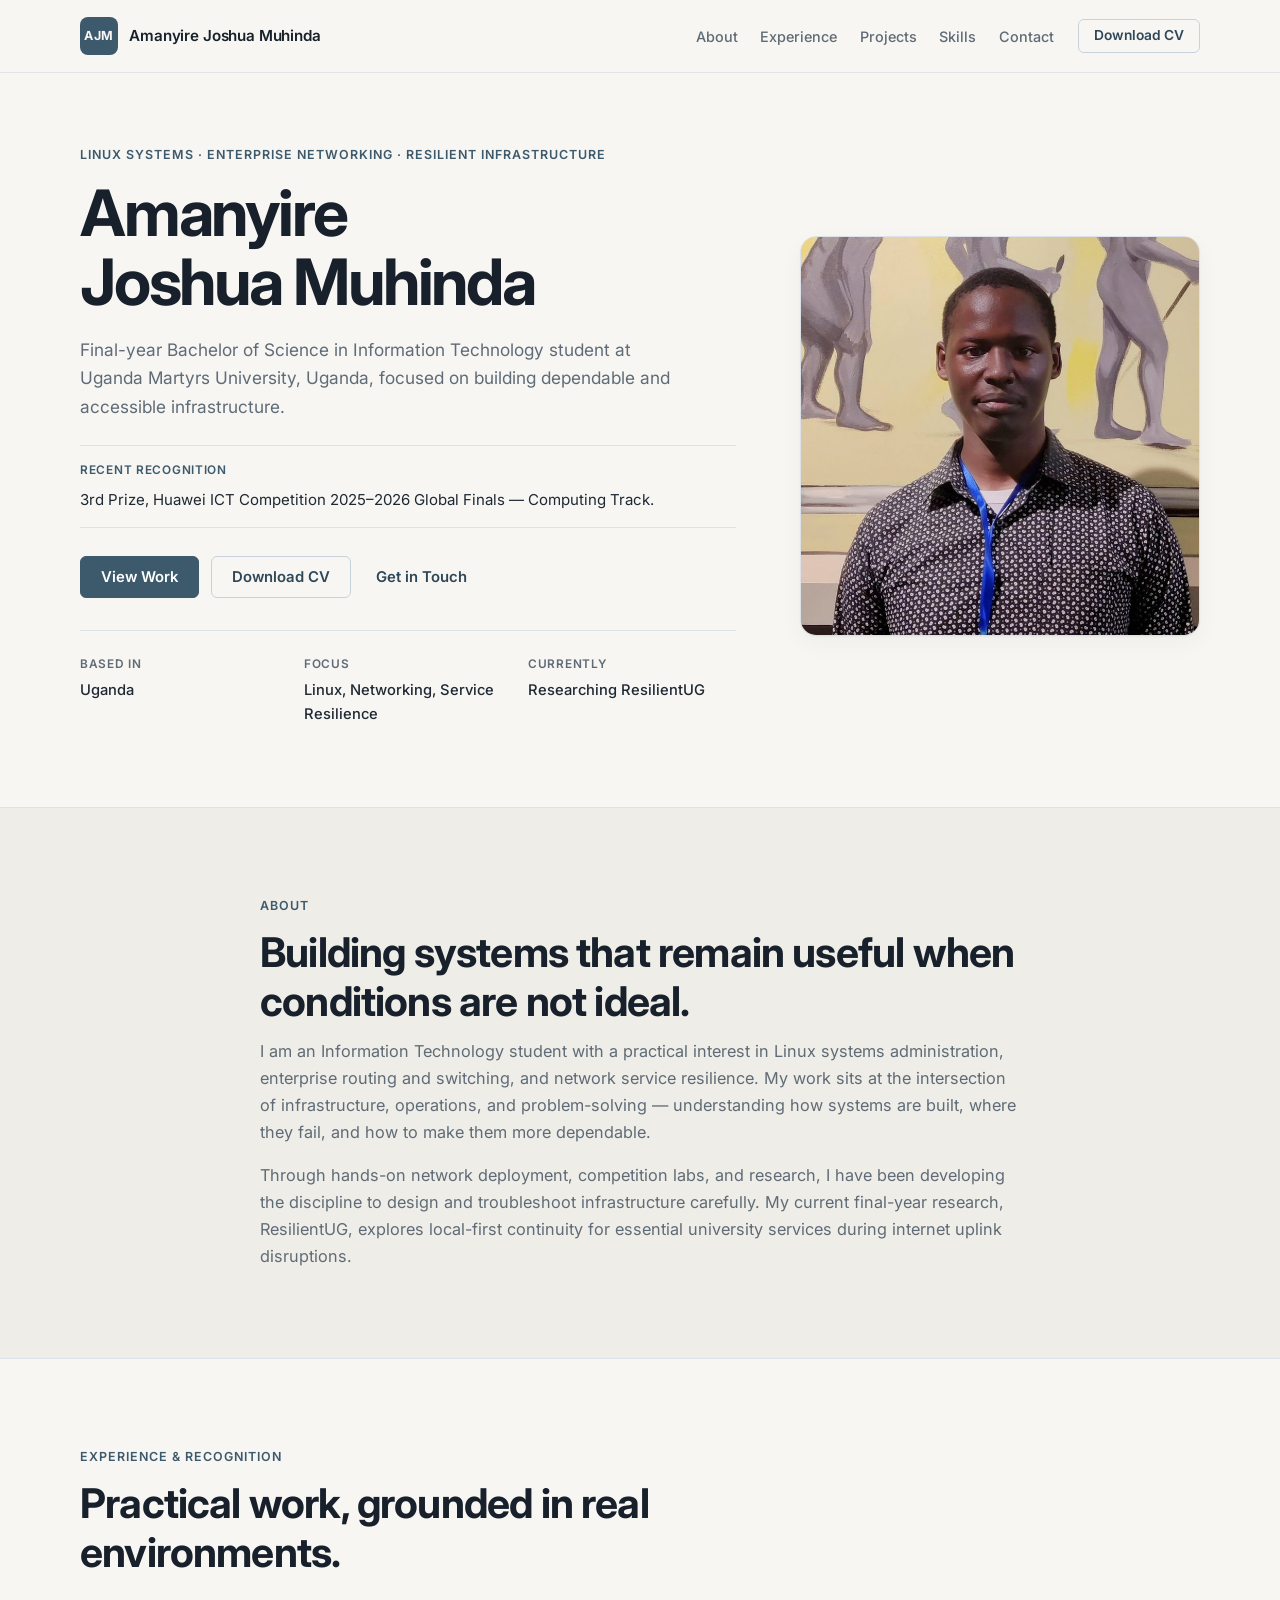
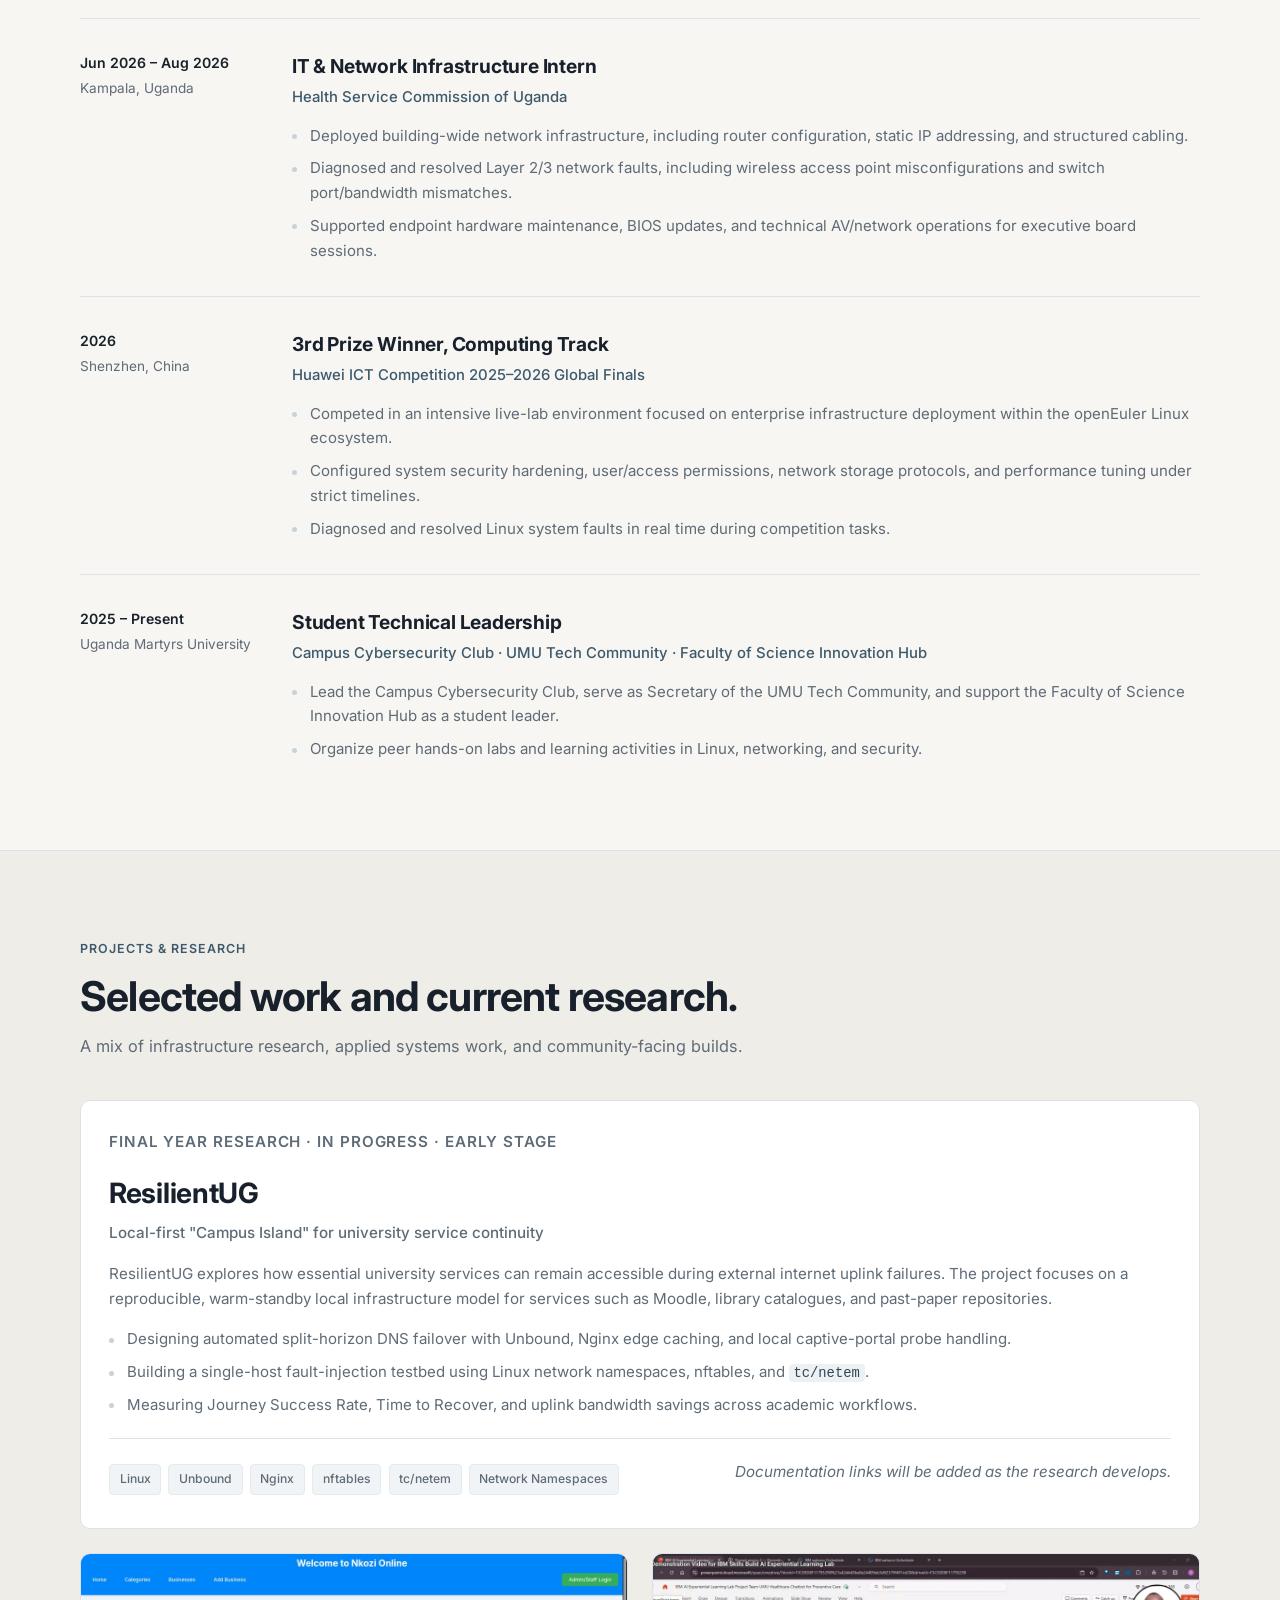
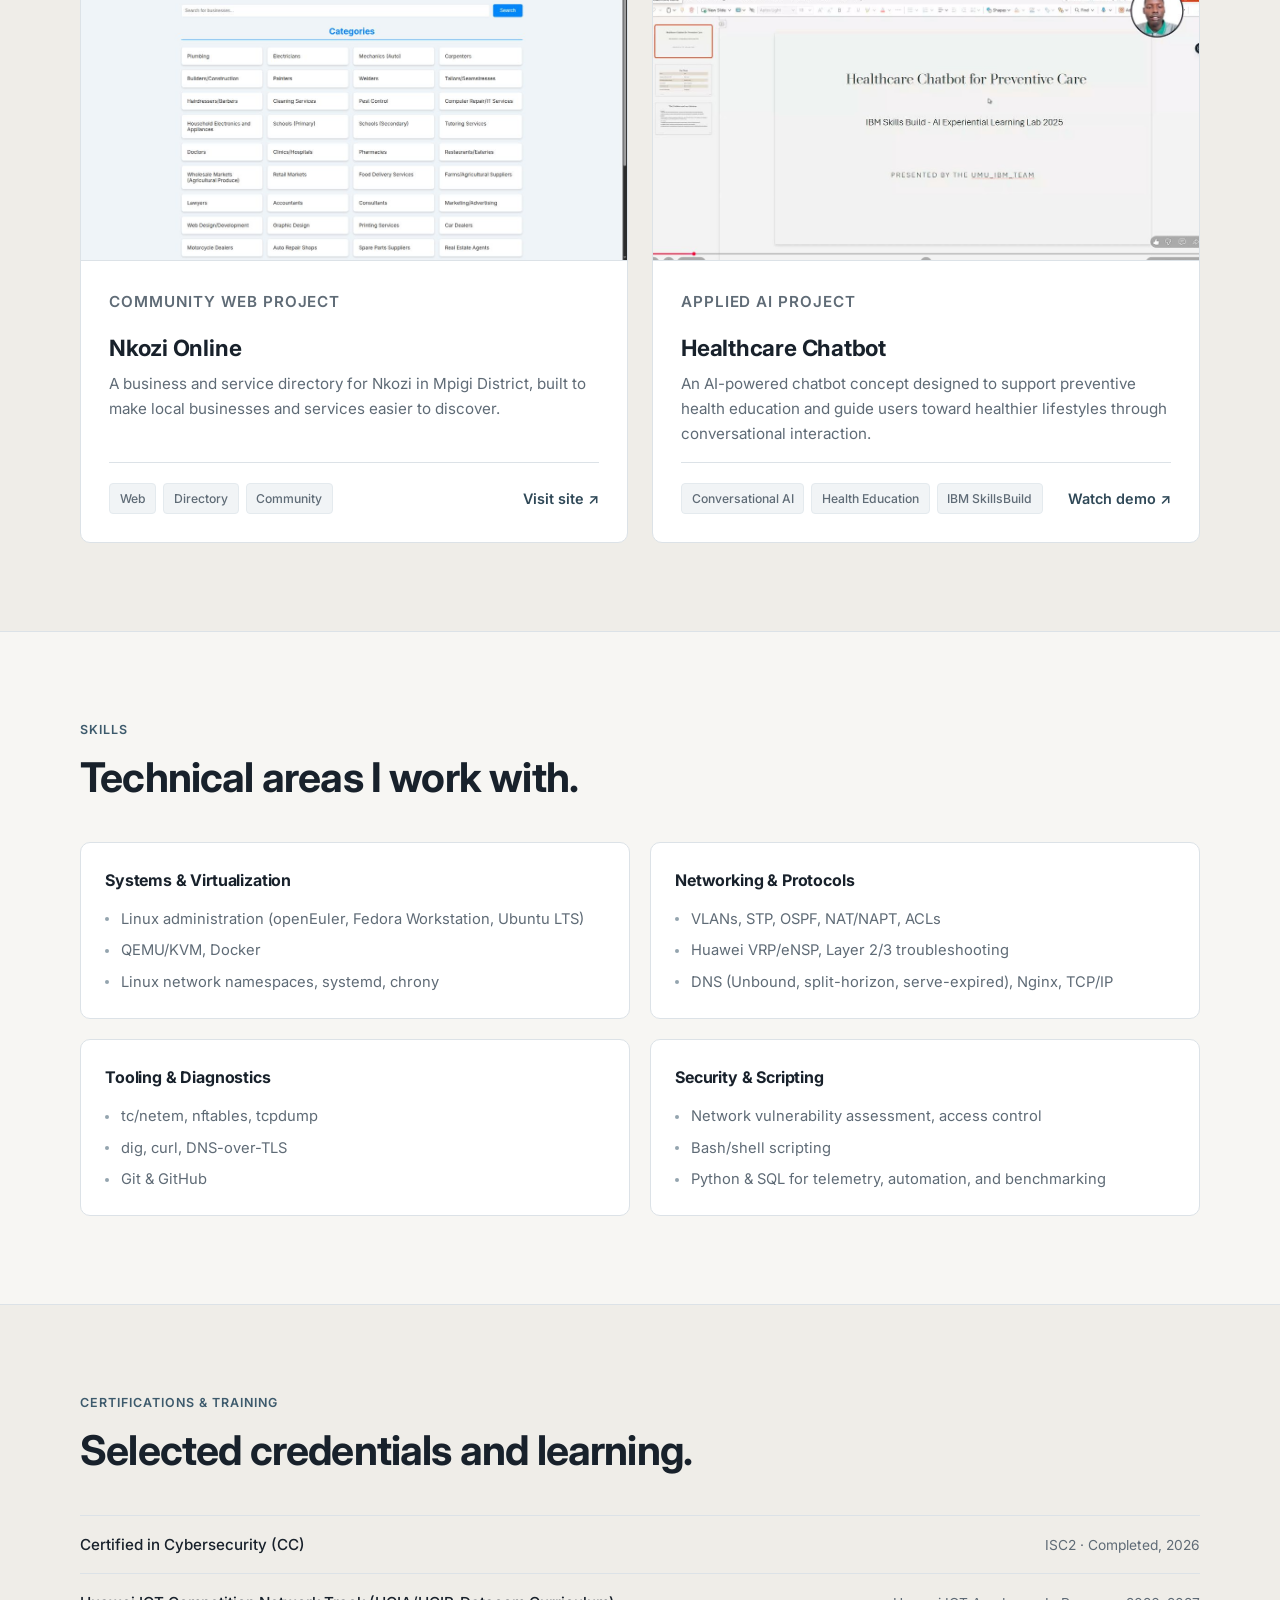
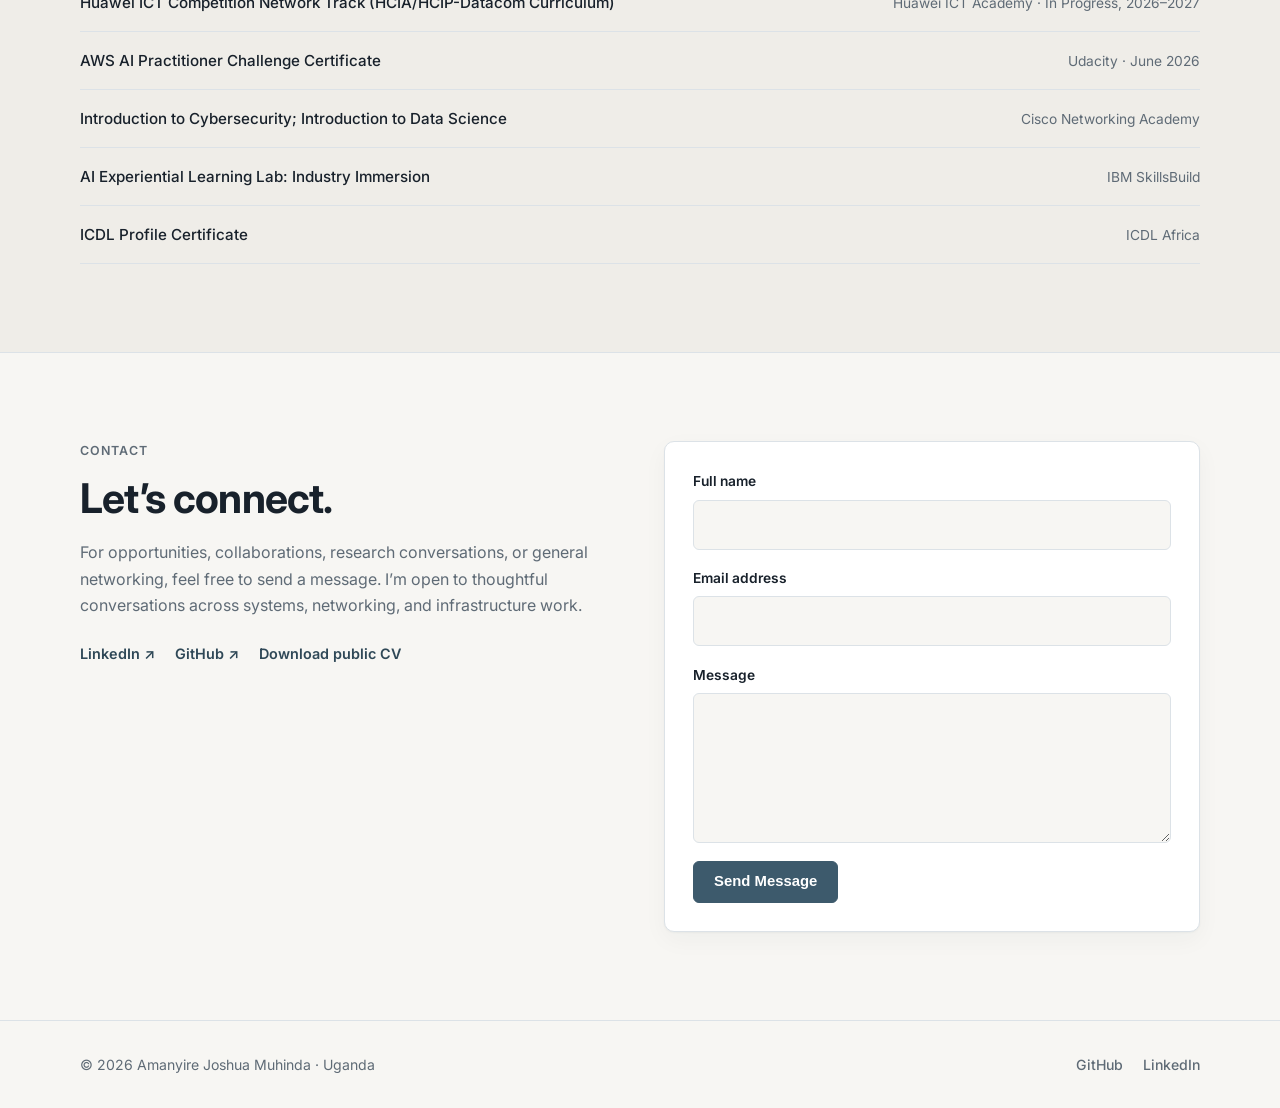
<file: index.html>
<!DOCTYPE html>
<html lang="en">
<head>
  <meta charset="UTF-8">
  <meta name="viewport" content="width=device-width, initial-scale=1.0">
  <title>Amanyire Joshua Muhinda | Linux Systems &amp; Network Infrastructure</title>
  <meta name="google-site-verification" content="fHMG-ImtBBan3HzQUDSGaI3xEJ3oVDoEO8mxHBQ16kw" />
  <meta name="description" content="Amanyire Joshua Muhinda is a final-year Information Technology student in Uganda focused on Linux systems administration, enterprise networking, and resilient infrastructure.">
  <meta name="theme-color" content="#F7F6F3">
  <meta property="og:title" content="Amanyire Joshua Muhinda | Linux Systems &amp; Network Infrastructure">
  <meta property="og:description" content="Final-year IT student in Uganda focused on Linux systems, enterprise networking, and resilient infrastructure.">
  <meta property="og:type" content="website">
  <meta property="og:url" content="https://amanyirejoshua.github.io/portfolio-website/">
  <meta property="og:image" content="https://amanyirejoshua.github.io/portfolio-website/assets/profile.jpg">
  <meta name="twitter:card" content="summary">
  <meta name="twitter:title" content="Amanyire Joshua Muhinda | Linux Systems &amp; Network Infrastructure">
  <meta name="twitter:description" content="Final-year IT student in Uganda focused on Linux systems, enterprise networking, and resilient infrastructure.">
  <link rel="icon" href="assets/favicon.svg" type="image/svg+xml">
  <link rel="preconnect" href="https://fonts.googleapis.com">
  <link rel="preconnect" href="https://fonts.gstatic.com" crossorigin>
  <link href="https://fonts.googleapis.com/css2?family=Inter:wght@400;500;600;700&display=swap" rel="stylesheet">
  <link rel="stylesheet" href="styles.css">
</head>
<body>
  <a class="skip-link" href="#main">Skip to content</a>

  <header class="site-header">
    <nav class="nav container" aria-label="Primary">
      <a class="brand" href="#home" aria-label="Amanyire Joshua Muhinda home">
        <span class="brand-mark" aria-hidden="true">AJM</span>
        <span class="brand-name">Amanyire Joshua Muhinda</span>
      </a>
      <button class="nav-toggle" type="button" aria-expanded="false" aria-controls="nav-menu" aria-label="Open navigation menu">
        <span></span><span></span><span></span>
      </button>
      <div class="nav-menu" id="nav-menu">
        <ul class="nav-links">
          <li><a href="#about">About</a></li>
          <li><a href="#experience">Experience</a></li>
          <li><a href="#projects">Projects</a></li>
          <li><a href="#skills">Skills</a></li>
          <li><a href="#contact">Contact</a></li>
        </ul>
        <a class="btn btn-small btn-secondary" href="assets/Amanyire_Joshua_Muhinda_CV.pdf" download>Download CV</a>
      </div>
    </nav>
  </header>

  <main id="main">
    <section id="home" class="hero section">
      <div class="container hero-grid">
        <div class="hero-copy">
          <p class="eyebrow">Linux Systems · Enterprise Networking · Resilient Infrastructure</p>
          <h1>Amanyire Joshua Muhinda</h1>
          <p class="hero-lead">Final-year Bachelor of Science in Information Technology student at Uganda Martyrs University, Uganda, focused on building dependable and accessible infrastructure.</p>
          <p class="hero-proof">
            <span class="proof-label">Recent recognition</span>
            3rd Prize, Huawei ICT Competition 2025–2026 Global Finals &mdash; Computing Track.
          </p>
          <div class="hero-actions">
            <a class="btn" href="#projects">View Work</a>
            <a class="btn btn-secondary" href="assets/Amanyire_Joshua_Muhinda_CV.pdf" download>Download CV</a>
            <a class="btn btn-ghost" href="#contact">Get in Touch</a>
          </div>
          <ul class="hero-meta" aria-label="Quick details">
            <li><span class="meta-label">Based in</span><span>Uganda</span></li>
            <li><span class="meta-label">Focus</span><span>Linux, Networking, Service Resilience</span></li>
            <li><span class="meta-label">Currently</span><span>Researching ResilientUG</span></li>
          </ul>
        </div>
        <div class="hero-portrait">
          <img src="assets/profile.jpg" alt="Portrait of Amanyire Joshua Muhinda" width="800" height="771" fetchpriority="high">
        </div>
      </div>
    </section>

    <section id="about" class="section section-alt">
      <div class="container narrow">
        <p class="eyebrow">About</p>
        <h2>Building systems that remain useful when conditions are not ideal.</h2>
        <div class="prose">
          <p>I am an Information Technology student with a practical interest in Linux systems administration, enterprise routing and switching, and network service resilience. My work sits at the intersection of infrastructure, operations, and problem-solving &mdash; understanding how systems are built, where they fail, and how to make them more dependable.</p>
          <p>Through hands-on network deployment, competition labs, and research, I have been developing the discipline to design and troubleshoot infrastructure carefully. My current final-year research, ResilientUG, explores local-first continuity for essential university services during internet uplink disruptions.</p>
        </div>
      </div>
    </section>

    <section id="experience" class="section">
      <div class="container">
        <div class="section-heading">
          <p class="eyebrow">Experience &amp; Recognition</p>
          <h2>Practical work, grounded in real environments.</h2>
        </div>
        <div class="timeline">
          <article class="timeline-item">
            <div class="timeline-meta">
              <p class="timeline-date">Jun 2026 – Aug 2026</p>
              <p class="timeline-place">Kampala, Uganda</p>
            </div>
            <div class="timeline-body">
              <h3>IT &amp; Network Infrastructure Intern</h3>
              <p class="timeline-org">Health Service Commission of Uganda</p>
              <ul>
                <li>Deployed building-wide network infrastructure, including router configuration, static IP addressing, and structured cabling.</li>
                <li>Diagnosed and resolved Layer 2/3 network faults, including wireless access point misconfigurations and switch port/bandwidth mismatches.</li>
                <li>Supported endpoint hardware maintenance, BIOS updates, and technical AV/network operations for executive board sessions.</li>
              </ul>
            </div>
          </article>

          <article class="timeline-item">
            <div class="timeline-meta">
              <p class="timeline-date">2026</p>
              <p class="timeline-place">Shenzhen, China</p>
            </div>
            <div class="timeline-body">
              <h3>3rd Prize Winner, Computing Track</h3>
              <p class="timeline-org">Huawei ICT Competition 2025–2026 Global Finals</p>
              <ul>
                <li>Competed in an intensive live-lab environment focused on enterprise infrastructure deployment within the openEuler Linux ecosystem.</li>
                <li>Configured system security hardening, user/access permissions, network storage protocols, and performance tuning under strict timelines.</li>
                <li>Diagnosed and resolved Linux system faults in real time during competition tasks.</li>
              </ul>
            </div>
          </article>

          <article class="timeline-item">
            <div class="timeline-meta">
              <p class="timeline-date">2025 – Present</p>
              <p class="timeline-place">Uganda Martyrs University</p>
            </div>
            <div class="timeline-body">
              <h3>Student Technical Leadership</h3>
              <p class="timeline-org">Campus Cybersecurity Club · UMU Tech Community · Faculty of Science Innovation Hub</p>
              <ul>
                <li>Lead the Campus Cybersecurity Club, serve as Secretary of the UMU Tech Community, and support the Faculty of Science Innovation Hub as a student leader.</li>
                <li>Organize peer hands-on labs and learning activities in Linux, networking, and security.</li>
              </ul>
            </div>
          </article>
        </div>
      </div>
    </section>

    <section id="projects" class="section section-alt">
      <div class="container">
        <div class="section-heading">
          <p class="eyebrow">Projects &amp; Research</p>
          <h2>Selected work and current research.</h2>
          <p class="section-lead">A mix of infrastructure research, applied systems work, and community-facing builds.</p>
        </div>

        <div class="project-grid">
          <article class="project-card project-featured">
            <div class="project-body">
              <p class="project-tag">Final Year Research · In Progress · Early Stage</p>
              <h3>ResilientUG</h3>
              <p class="project-subtitle">Local-first "Campus Island" for university service continuity</p>
              <p>ResilientUG explores how essential university services can remain accessible during external internet uplink failures. The project focuses on a reproducible, warm-standby local infrastructure model for services such as Moodle, library catalogues, and past-paper repositories.</p>
              <ul class="project-points">
                <li>Designing automated split-horizon DNS failover with Unbound, Nginx edge caching, and local captive-portal probe handling.</li>
                <li>Building a single-host fault-injection testbed using Linux network namespaces, nftables, and <code>tc/netem</code>.</li>
                <li>Measuring Journey Success Rate, Time to Recover, and uplink bandwidth savings across academic workflows.</li>
              </ul>
              <div class="project-footer">
                <ul class="tag-list" aria-label="Technologies">
                  <li>Linux</li><li>Unbound</li><li>Nginx</li><li>nftables</li><li>tc/netem</li><li>Network Namespaces</li>
                </ul>
                <p class="project-note">Documentation links will be added as the research develops.</p>
              </div>
            </div>
          </article>

          <article class="project-card">
            <img src="assets/project-nkozi-online.jpg" alt="Screenshot of the Nkozi Online website homepage" width="1200" height="675" loading="lazy">
            <div class="project-body">
              <p class="project-tag">Community Web Project</p>
              <h3>Nkozi Online</h3>
              <p>A business and service directory for Nkozi in Mpigi District, built to make local businesses and services easier to discover.</p>
              <div class="project-footer">
                <ul class="tag-list" aria-label="Technologies">
                  <li>Web</li><li>Directory</li><li>Community</li>
                </ul>
                <a class="text-link" href="https://nkozionline.infinityfree.me/" target="_blank" rel="noopener noreferrer">Visit site <span aria-hidden="true">↗</span></a>
              </div>
            </div>
          </article>

          <article class="project-card">
            <img src="assets/project-healthcare-chatbot.jpg" alt="Screenshot of the healthcare chatbot project demonstration" width="1200" height="651" loading="lazy">
            <div class="project-body">
              <p class="project-tag">Applied AI Project</p>
              <h3>Healthcare Chatbot</h3>
              <p>An AI-powered chatbot concept designed to support preventive health education and guide users toward healthier lifestyles through conversational interaction.</p>
              <div class="project-footer">
                <ul class="tag-list" aria-label="Technologies">
                  <li>Conversational AI</li><li>Health Education</li><li>IBM SkillsBuild</li>
                </ul>
                <a class="text-link" href="https://www.youtube.com/watch?v=sVYwnz50swg" target="_blank" rel="noopener noreferrer">Watch demo <span aria-hidden="true">↗</span></a>
              </div>
            </div>
          </article>
        </div>
      </div>
    </section>

    <section id="skills" class="section">
      <div class="container">
        <div class="section-heading">
          <p class="eyebrow">Skills</p>
          <h2>Technical areas I work with.</h2>
        </div>
        <div class="skills-grid">
          <article class="skill-card">
            <h3>Systems &amp; Virtualization</h3>
            <ul>
              <li>Linux administration (openEuler, Fedora Workstation, Ubuntu LTS)</li>
              <li>QEMU/KVM, Docker</li>
              <li>Linux network namespaces, systemd, chrony</li>
            </ul>
          </article>
          <article class="skill-card">
            <h3>Networking &amp; Protocols</h3>
            <ul>
              <li>VLANs, STP, OSPF, NAT/NAPT, ACLs</li>
              <li>Huawei VRP/eNSP, Layer 2/3 troubleshooting</li>
              <li>DNS (Unbound, split-horizon, serve-expired), Nginx, TCP/IP</li>
            </ul>
          </article>
          <article class="skill-card">
            <h3>Tooling &amp; Diagnostics</h3>
            <ul>
              <li>tc/netem, nftables, tcpdump</li>
              <li>dig, curl, DNS-over-TLS</li>
              <li>Git &amp; GitHub</li>
            </ul>
          </article>
          <article class="skill-card">
            <h3>Security &amp; Scripting</h3>
            <ul>
              <li>Network vulnerability assessment, access control</li>
              <li>Bash/shell scripting</li>
              <li>Python &amp; SQL for telemetry, automation, and benchmarking</li>
            </ul>
          </article>
        </div>
      </div>
    </section>

    <section id="certifications" class="section section-alt">
      <div class="container">
        <div class="section-heading">
          <p class="eyebrow">Certifications &amp; Training</p>
          <h2>Selected credentials and learning.</h2>
        </div>
        <ul class="cert-list">
          <li class="cert-item">
            <span class="cert-name">Certified in Cybersecurity (CC)</span>
            <span class="cert-meta">ISC2 · Completed, 2026</span>
          </li>
          <li class="cert-item">
            <span class="cert-name">Huawei ICT Competition Network Track (HCIA/HCIP-Datacom Curriculum)</span>
            <span class="cert-meta">Huawei ICT Academy · In Progress, 2026–2027</span>
          </li>
          <li class="cert-item">
            <span class="cert-name">AWS AI Practitioner Challenge Certificate</span>
            <span class="cert-meta">Udacity · June 2026</span>
          </li>
          <li class="cert-item">
            <span class="cert-name">Introduction to Cybersecurity; Introduction to Data Science</span>
            <span class="cert-meta">Cisco Networking Academy</span>
          </li>
          <li class="cert-item">
            <span class="cert-name">AI Experiential Learning Lab: Industry Immersion</span>
            <span class="cert-meta">IBM SkillsBuild</span>
          </li>
          <li class="cert-item">
            <span class="cert-name">ICDL Profile Certificate</span>
            <span class="cert-meta">ICDL Africa</span>
          </li>
        </ul>
      </div>
    </section>

    <section id="contact" class="section">
      <div class="container contact-grid">
        <div class="contact-copy">
          <p class="eyebrow">Contact</p>
          <h2>Let’s connect.</h2>
          <p>For opportunities, collaborations, research conversations, or general networking, feel free to send a message. I’m open to thoughtful conversations across systems, networking, and infrastructure work.</p>
          <div class="contact-links">
            <a class="text-link" href="https://www.linkedin.com/in/amanyirejoshua" target="_blank" rel="noopener noreferrer">LinkedIn <span aria-hidden="true">↗</span></a>
            <a class="text-link" href="https://github.com/amanyirejoshua" target="_blank" rel="noopener noreferrer">GitHub <span aria-hidden="true">↗</span></a>
            <a class="text-link" href="assets/Amanyire_Joshua_Muhinda_CV.pdf" download>Download public CV</a>
          </div>
        </div>
        <div class="contact-form-wrap">
          <form action="https://formspree.io/f/mgonvdpz" method="POST" class="contact-form">
            <div class="field">
              <label for="name">Full name</label>
              <input type="text" id="name" name="name" autocomplete="name" required>
            </div>
            <div class="field">
              <label for="email">Email address</label>
              <input type="email" id="email" name="email" autocomplete="email" required>
            </div>
            <div class="field">
              <label for="message">Message</label>
              <textarea id="message" name="message" rows="5" required></textarea>
            </div>
            <button type="submit" class="btn">Send Message</button>
          </form>
        </div>
      </div>
    </section>
  </main>

  <footer class="site-footer">
    <div class="container footer-inner">
      <p>&copy; <span id="year">2026</span> Amanyire Joshua Muhinda · Uganda</p>
      <div class="footer-links">
        <a href="https://github.com/amanyirejoshua" target="_blank" rel="noopener noreferrer">GitHub</a>
        <a href="https://www.linkedin.com/in/amanyirejoshua" target="_blank" rel="noopener noreferrer">LinkedIn</a>
      </div>
    </div>
  </footer>

  <script>
    (function () {
      var toggle = document.querySelector('.nav-toggle');
      var menu = document.getElementById('nav-menu');
      var year = document.getElementById('year');
      if (year) year.textContent = new Date().getFullYear();
      if (!toggle || !menu) return;
      function closeMenu() {
        toggle.setAttribute('aria-expanded', 'false');
        toggle.setAttribute('aria-label', 'Open navigation menu');
        menu.classList.remove('is-open');
      }
      toggle.addEventListener('click', function () {
        var open = toggle.getAttribute('aria-expanded') === 'true';
        toggle.setAttribute('aria-expanded', String(!open));
        toggle.setAttribute('aria-label', open ? 'Open navigation menu' : 'Close navigation menu');
        menu.classList.toggle('is-open', !open);
      });
      menu.querySelectorAll('a[href^="#"]').forEach(function (link) {
        link.addEventListener('click', closeMenu);
      });
      document.addEventListener('keydown', function (e) {
        if (e.key === 'Escape') closeMenu();
      });
      document.addEventListener('click', function (e) {
        if (!menu.classList.contains('is-open')) return;
        if (!menu.contains(e.target) && !toggle.contains(e.target)) closeMenu();
      });
    })();
  </script>
</body>
</html>
</file>
<file: styles.css>
/* ── Base / tokens ─────────────────────────────────────────── */
:root {
  --bg: #F7F6F3;
  --bg-alt: #EFEDE8;
  --surface: #FFFFFF;
  --text: #1F2933;
  --muted: #5F6B76;
  --heading: #18212B;
  --accent: #3D5A6C;
  --accent-deep: #2F4857;
  --accent-soft: #E7EEF2;
  --border: #DCE2E7;
  --border-strong: #C8D2DB;
  --shadow: 0 1px 2px rgba(31, 41, 51, 0.04), 0 8px 24px rgba(31, 41, 51, 0.04);
  --radius: 10px;
  --radius-sm: 6px;
  --max-width: 1120px;
  --header-h: 72px;
  --transition: 180ms ease;
}

*, *::before, *::after { box-sizing: border-box; }
html { scroll-behavior: smooth; font-size: 16px; }
body {
  margin: 0;
  font-family: 'Inter', -apple-system, BlinkMacSystemFont, 'Segoe UI', sans-serif;
  color: var(--text);
  background: var(--bg);
  line-height: 1.65;
  -webkit-font-smoothing: antialiased;
  text-rendering: optimizeLegibility;
}
img { max-width: 100%; height: auto; display: block; }
a { color: var(--accent); text-decoration-color: rgba(61, 90, 108, 0.35); text-underline-offset: 0.18em; }
a:hover { color: var(--accent-deep); text-decoration-color: currentColor; }
p, h1, h2, h3, h4 { margin-top: 0; }
ul { margin: 0; padding: 0; list-style: none; }
code {
  font-family: ui-monospace, SFMono-Regular, Menlo, monospace;
  font-size: 0.92em;
  background: #EDF1F4;
  padding: 0.1em 0.35em;
  border-radius: 4px;
  color: #304655;
}

/* Accessibility */
.skip-link {
  position: absolute;
  left: 1rem;
  top: -100px;
  background: var(--accent-deep);
  color: #fff;
  padding: 0.6rem 1rem;
  border-radius: var(--radius-sm);
  z-index: 1000;
  text-decoration: none;
  font-weight: 600;
  transition: top var(--transition);
}
.skip-link:focus { top: 1rem; color: #fff; }
:focus-visible {
  outline: 3px solid rgba(61, 90, 108, 0.35);
  outline-offset: 2px;
}
@media (prefers-reduced-motion: reduce) {
  html { scroll-behavior: auto; }
  *, *::before, *::after { animation-duration: 0.01ms !important; animation-iteration-count: 1 !important; transition-duration: 0.01ms !important; }
}

/* Layout */
.container {
  width: min(100% - 2rem, var(--max-width));
  margin-inline: auto;
}
.narrow { width: min(100% - 2rem, 760px); margin-inline: auto; }
.section {
  padding: 5.5rem 0;
  scroll-margin-top: calc(var(--header-h) + 1rem);
}
.section-alt {
  background: var(--bg-alt);
  border-top: 1px solid var(--border);
  border-bottom: 1px solid var(--border);
}
.section-heading { margin-bottom: 2.5rem; max-width: 680px; }
.section-heading h2, .narrow h2 {
  font-size: clamp(1.8rem, 3.2vw, 2.6rem);
  line-height: 1.2;
  letter-spacing: -0.02em;
  color: var(--heading);
  margin-bottom: 0.75rem;
}
.section-lead { color: var(--muted); font-size: 1.02rem; margin-bottom: 0; }
.eyebrow {
  font-size: 0.78rem;
  font-weight: 600;
  letter-spacing: 0.08em;
  text-transform: uppercase;
  color: var(--accent);
  margin-bottom: 0.75rem;
}

/* Buttons */
.btn {
  display: inline-flex;
  align-items: center;
  justify-content: center;
  gap: 0.4rem;
  padding: 0.78rem 1.25rem;
  border-radius: 6px;
  font-weight: 600;
  font-size: 0.93rem;
  line-height: 1;
  text-decoration: none;
  border: 1px solid var(--accent);
  background: var(--accent);
  color: #fff;
  cursor: pointer;
  transition: background var(--transition), color var(--transition), border-color var(--transition), transform var(--transition);
}
.btn:hover { background: var(--accent-deep); border-color: var(--accent-deep); color: #fff; text-decoration: none; }
.btn:active { transform: translateY(1px); }
.btn-secondary {
  background: transparent;
  color: var(--accent-deep);
  border-color: var(--border-strong);
}
.btn-secondary:hover { background: var(--surface); border-color: var(--accent); color: var(--accent-deep); }
.btn-ghost {
  background: transparent;
  border-color: transparent;
  color: var(--accent-deep);
  padding-inline: 0.75rem;
}
.btn-ghost:hover { background: rgba(61, 90, 108, 0.07); border-color: transparent; color: var(--accent-deep); }
.btn-small { padding: 0.6rem 0.95rem; font-size: 0.86rem; }

/* Header / nav */
.site-header {
  position: sticky;
  top: 0;
  z-index: 100;
  background: rgba(247, 246, 243, 0.94);
  backdrop-filter: saturate(120%) blur(10px);
  border-bottom: 1px solid rgba(220, 226, 231, 0.8);
}
.nav {
  min-height: var(--header-h);
  display: flex;
  align-items: center;
  justify-content: space-between;
  gap: 1rem;
  position: relative;
}
.brand {
  display: inline-flex;
  align-items: center;
  gap: 0.7rem;
  text-decoration: none;
  color: var(--heading);
  font-weight: 600;
  flex-shrink: 0;
}
.brand:hover { color: var(--heading); text-decoration: none; }
.brand-mark {
  display: inline-grid;
  place-items: center;
  width: 38px;
  height: 38px;
  border-radius: 8px;
  background: var(--accent);
  color: #F7F6F3;
  font-size: 0.78rem;
  font-weight: 700;
  letter-spacing: 0.03em;
}
.brand-name { font-size: 0.95rem; letter-spacing: -0.01em; }
.nav-menu {
  display: flex;
  align-items: center;
  gap: 1.5rem;
}
.nav-links {
  display: flex;
  align-items: center;
  gap: 1.4rem;
}
.nav-links a {
  color: var(--muted);
  text-decoration: none;
  font-size: 0.9rem;
  font-weight: 500;
  padding: 0.3rem 0;
}
.nav-links a:hover, .nav-links a:focus-visible { color: var(--heading); }
.nav-toggle {
  display: none;
  background: transparent;
  border: 1px solid var(--border);
  border-radius: 6px;
  width: 44px;
  height: 44px;
  padding: 10px;
  cursor: pointer;
  flex-direction: column;
  justify-content: center;
  gap: 5px;
}
.nav-toggle span {
  display: block;
  height: 2px;
  background: var(--heading);
  border-radius: 2px;
  transition: transform var(--transition), opacity var(--transition);
}
.nav-toggle[aria-expanded="true"] span:nth-child(1) { transform: translateY(7px) rotate(45deg); }
.nav-toggle[aria-expanded="true"] span:nth-child(2) { opacity: 0; }
.nav-toggle[aria-expanded="true"] span:nth-child(3) { transform: translateY(-7px) rotate(-45deg); }

/* Hero */
.hero { padding-top: 4.5rem; padding-bottom: 5rem; }
.hero-grid {
  display: grid;
  grid-template-columns: minmax(0, 1fr) minmax(280px, 400px);
  gap: 4rem;
  align-items: center;
}
.hero h1 {
  font-size: clamp(2.4rem, 5.5vw, 4rem);
  line-height: 1.08;
  letter-spacing: -0.035em;
  color: var(--heading);
  margin-bottom: 1.25rem;
  max-width: 11ch;
}
.hero-lead {
  font-size: 1.08rem;
  color: var(--muted);
  max-width: 38rem;
  margin-bottom: 1.5rem;
}
.hero-proof {
  display: flex;
  flex-wrap: wrap;
  gap: 0.5rem 0.75rem;
  align-items: baseline;
  padding: 0.9rem 0;
  margin-bottom: 1.75rem;
  border-top: 1px solid var(--border);
  border-bottom: 1px solid var(--border);
  color: var(--text);
  font-size: 0.94rem;
}
.proof-label {
  font-size: 0.74rem;
  font-weight: 600;
  letter-spacing: 0.06em;
  text-transform: uppercase;
  color: var(--accent);
}
.hero-actions { display: flex; flex-wrap: wrap; gap: 0.75rem; margin-bottom: 2rem; }
.hero-meta {
  display: grid;
  grid-template-columns: repeat(3, minmax(0, 1fr));
  gap: 1rem;
  padding-top: 1.5rem;
  border-top: 1px solid var(--border);
}
.hero-meta li { display: flex; flex-direction: column; gap: 0.2rem; }
.meta-label { font-size: 0.74rem; text-transform: uppercase; letter-spacing: 0.06em; color: var(--muted); font-weight: 600; }
.hero-meta span:last-child { font-size: 0.92rem; color: var(--text); font-weight: 500; }
.hero-portrait img {
  width: 100%;
  aspect-ratio: 1 / 1;
  object-fit: cover;
  object-position: center top;
  border-radius: 16px;
  border: 1px solid var(--border);
  box-shadow: var(--shadow);
  background: #EAE7E1;
}

/* Prose */
.prose p { color: var(--muted); font-size: 1.02rem; margin-bottom: 1rem; }
.prose p:last-child { margin-bottom: 0; }

/* Timeline */
.timeline { display: flex; flex-direction: column; }
.timeline-item {
  display: grid;
  grid-template-columns: 180px minmax(0, 1fr);
  gap: 2rem;
  padding: 2rem 0;
  border-top: 1px solid var(--border);
}
.timeline-item:last-child { padding-bottom: 0; }
.timeline-date { font-size: 0.88rem; font-weight: 600; color: var(--heading); margin-bottom: 0.2rem; }
.timeline-place { font-size: 0.85rem; color: var(--muted); margin: 0; }
.timeline-body h3 { font-size: 1.2rem; color: var(--heading); margin-bottom: 0.2rem; letter-spacing: -0.01em; }
.timeline-org { color: var(--accent); font-weight: 500; font-size: 0.93rem; margin-bottom: 0.85rem; }
.timeline-body ul, .project-points { list-style: none; padding: 0; margin: 0; }
.timeline-body li, .project-points li {
  position: relative;
  padding-left: 1.1rem;
  margin-bottom: 0.5rem;
  color: var(--muted);
  font-size: 0.94rem;
}
.timeline-body li::before, .project-points li::before {
  content: "";
  position: absolute;
  left: 0;
  top: 0.7em;
  width: 5px;
  height: 5px;
  border-radius: 50%;
  background: var(--border-strong);
}
.timeline-body li:last-child, .project-points li:last-child { margin-bottom: 0; }

/* Projects */
.project-grid {
  display: grid;
  grid-template-columns: repeat(2, minmax(0, 1fr));
  gap: 1.5rem;
}
.project-card {
  background: var(--surface);
  border: 1px solid var(--border);
  border-radius: var(--radius);
  overflow: hidden;
  display: flex;
  flex-direction: column;
  transition: border-color var(--transition), box-shadow var(--transition);
}
.project-card:hover { border-color: var(--border-strong); box-shadow: var(--shadow); }
.project-card > img {
  width: 100%;
  aspect-ratio: 16 / 9;
  object-fit: cover;
  border-bottom: 1px solid var(--border);
  background: #EAE7E1;
}
.project-featured { grid-column: span 2; }
.project-body { padding: 1.75rem; display: flex; flex-direction: column; flex: 1; }
.project-tag {
  font-size: 0.74rem;
  font-weight: 600;
  letter-spacing: 0.06em;
  text-transform: uppercase;
  color: var(--accent);
  margin-bottom: 0.6rem;
}
.project-body h3 { font-size: 1.4rem; color: var(--heading); margin-bottom: 0.25rem; letter-spacing: -0.01em; }
.project-featured .project-body h3 { font-size: 1.75rem; }
.project-subtitle { color: var(--muted); font-weight: 500; margin-bottom: 1rem; }
.project-body p { color: var(--muted); font-size: 0.95rem; margin-bottom: 1rem; }
.project-points { margin-bottom: 1.25rem; }
.project-footer {
  margin-top: auto;
  padding-top: 1.25rem;
  border-top: 1px solid var(--border);
  display: flex;
  flex-wrap: wrap;
  align-items: center;
  justify-content: space-between;
  gap: 0.75rem 1rem;
}
.tag-list { display: flex; flex-wrap: wrap; gap: 0.45rem; }
.tag-list li {
  font-size: 0.76rem;
  font-weight: 500;
  color: var(--muted);
  background: #F1F4F6;
  padding: 0.28rem 0.6rem;
  border-radius: 4px;
  border: 1px solid #E4EAEE;
}
.project-note { font-size: 0.84rem; color: var(--muted); margin: 0; font-style: italic; }
.text-link {
  font-size: 0.9rem;
  font-weight: 600;
  color: var(--accent-deep);
  text-decoration: none;
  white-space: nowrap;
}
.text-link:hover { color: var(--accent); text-decoration: underline; }

/* Skills */
.skills-grid {
  display: grid;
  grid-template-columns: repeat(2, minmax(0, 1fr));
  gap: 1.25rem;
}
.skill-card {
  padding: 1.5rem;
  background: var(--surface);
  border: 1px solid var(--border);
  border-radius: var(--radius);
}
.skill-card h3 { font-size: 1rem; color: var(--heading); margin-bottom: 0.85rem; letter-spacing: -0.01em; }
.skill-card ul { list-style: none; padding: 0; margin: 0; }
.skill-card li {
  position: relative;
  padding-left: 1rem;
  margin-bottom: 0.45rem;
  font-size: 0.92rem;
  color: var(--muted);
}
.skill-card li::before {
  content: "";
  position: absolute;
  left: 0;
  top: 0.72em;
  width: 4px;
  height: 4px;
  border-radius: 50%;
  background: var(--accent);
  opacity: 0.55;
}
.skill-card li:last-child { margin-bottom: 0; }

/* Certifications */
.cert-list { display: flex; flex-direction: column; }
.cert-item {
  display: flex;
  justify-content: space-between;
  align-items: baseline;
  gap: 1rem 2rem;
  padding: 1rem 0;
  border-top: 1px solid var(--border);
}
.cert-item:last-child { border-bottom: 1px solid var(--border); }
.cert-name { font-weight: 500; color: var(--heading); font-size: 0.95rem; }
.cert-meta { font-size: 0.86rem; color: var(--muted); text-align: right; flex-shrink: 0; }

/* Contact */
.contact-grid {
  display: grid;
  grid-template-columns: minmax(0, 1fr) minmax(0, 1fr);
  gap: 3rem;
  align-items: start;
}
.contact-copy h2 {
  font-size: clamp(1.8rem, 3.2vw, 2.6rem);
  line-height: 1.2;
  letter-spacing: -0.02em;
  color: var(--heading);
  margin-bottom: 1rem;
}
.contact-copy p { color: var(--muted); max-width: 34rem; }
.contact-links { display: flex; flex-wrap: wrap; gap: 1.25rem; margin-top: 1.5rem; }
.contact-form-wrap {
  background: var(--surface);
  border: 1px solid var(--border);
  border-radius: var(--radius);
  padding: 1.75rem;
  box-shadow: var(--shadow);
}
.contact-form { display: flex; flex-direction: column; gap: 1.1rem; }
.field { display: flex; flex-direction: column; gap: 0.4rem; }
.field label { font-size: 0.86rem; font-weight: 600; color: var(--heading); }
.field input, .field textarea {
  width: 100%;
  font: inherit;
  font-size: 0.95rem;
  color: var(--text);
  background: var(--bg);
  border: 1px solid var(--border);
  border-radius: 6px;
  padding: 0.72rem 0.85rem;
  transition: border-color var(--transition), box-shadow var(--transition);
}
.field input:focus, .field textarea:focus {
  outline: none;
  border-color: var(--accent);
  box-shadow: 0 0 0 3px rgba(61, 90, 108, 0.12);
}
.field textarea { resize: vertical; min-height: 130px; }
.contact-form .btn { align-self: flex-start; }

/* Footer */
.site-footer {
  padding: 2rem 0;
  border-top: 1px solid var(--border);
  color: var(--muted);
  font-size: 0.88rem;
}
.footer-inner {
  display: flex;
  align-items: center;
  justify-content: space-between;
  gap: 1rem;
  flex-wrap: wrap;
}
.footer-inner p { margin: 0; }
.footer-links { display: flex; gap: 1.25rem; }
.footer-links a { color: var(--muted); text-decoration: none; font-weight: 500; }
.footer-links a:hover { color: var(--heading); }

/* Responsive */
@media (max-width: 960px) {
  .hero-grid { grid-template-columns: 1fr; gap: 2.5rem; }
  .hero-portrait { max-width: 420px; }
  .hero h1 { max-width: 14ch; }
  .project-grid { grid-template-columns: 1fr; }
  .project-featured { grid-column: auto; }
  .contact-grid { grid-template-columns: 1fr; gap: 2rem; }
}

@media (max-width: 760px) {
  :root { --header-h: 68px; }
  .section { padding: 4rem 0; }
  .nav-toggle { display: inline-flex; }
  .nav-menu {
    display: none;
    position: absolute;
    top: calc(100% + 1px);
    left: 0;
    right: 0;
    background: var(--bg);
    border-bottom: 1px solid var(--border);
    padding: 1rem 0 1.25rem;
    flex-direction: column;
    align-items: stretch;
    gap: 1rem;
    box-shadow: 0 12px 24px rgba(31,41,51,0.06);
  }
  .nav-menu.is-open { display: flex; }
  .nav-links { flex-direction: column; align-items: stretch; gap: 0; }
  .nav-links li a { display: block; padding: 0.65rem 0; border-bottom: 1px solid rgba(220,226,231,0.6); }
  .nav-links li:last-child a { border-bottom: 0; }
  .nav-menu .btn { width: 100%; }
  .brand-name { font-size: 0.88rem; max-width: 170px; line-height: 1.3; }
  .hero { padding-top: 3rem; }
  .hero-meta { grid-template-columns: 1fr; gap: 0.85rem; }
  .timeline-item { grid-template-columns: 1fr; gap: 0.5rem; padding: 1.5rem 0; }
  .skills-grid { grid-template-columns: 1fr; }
  .cert-item { flex-direction: column; align-items: flex-start; gap: 0.2rem; }
  .cert-meta { text-align: left; }
  .contact-form-wrap { padding: 1.25rem; }
  .footer-inner { flex-direction: column; align-items: flex-start; }
}

@media print {
  .site-header, .nav-toggle, .contact-form-wrap, .skip-link { display: none !important; }
  body { background: #fff; color: #000; }
  .section, .section-alt { padding: 2rem 0; border: 0; background: #fff; }
  .project-card, .skill-card { box-shadow: none; break-inside: avoid; }
  a { color: #000; text-decoration: underline; }
}
</file>
